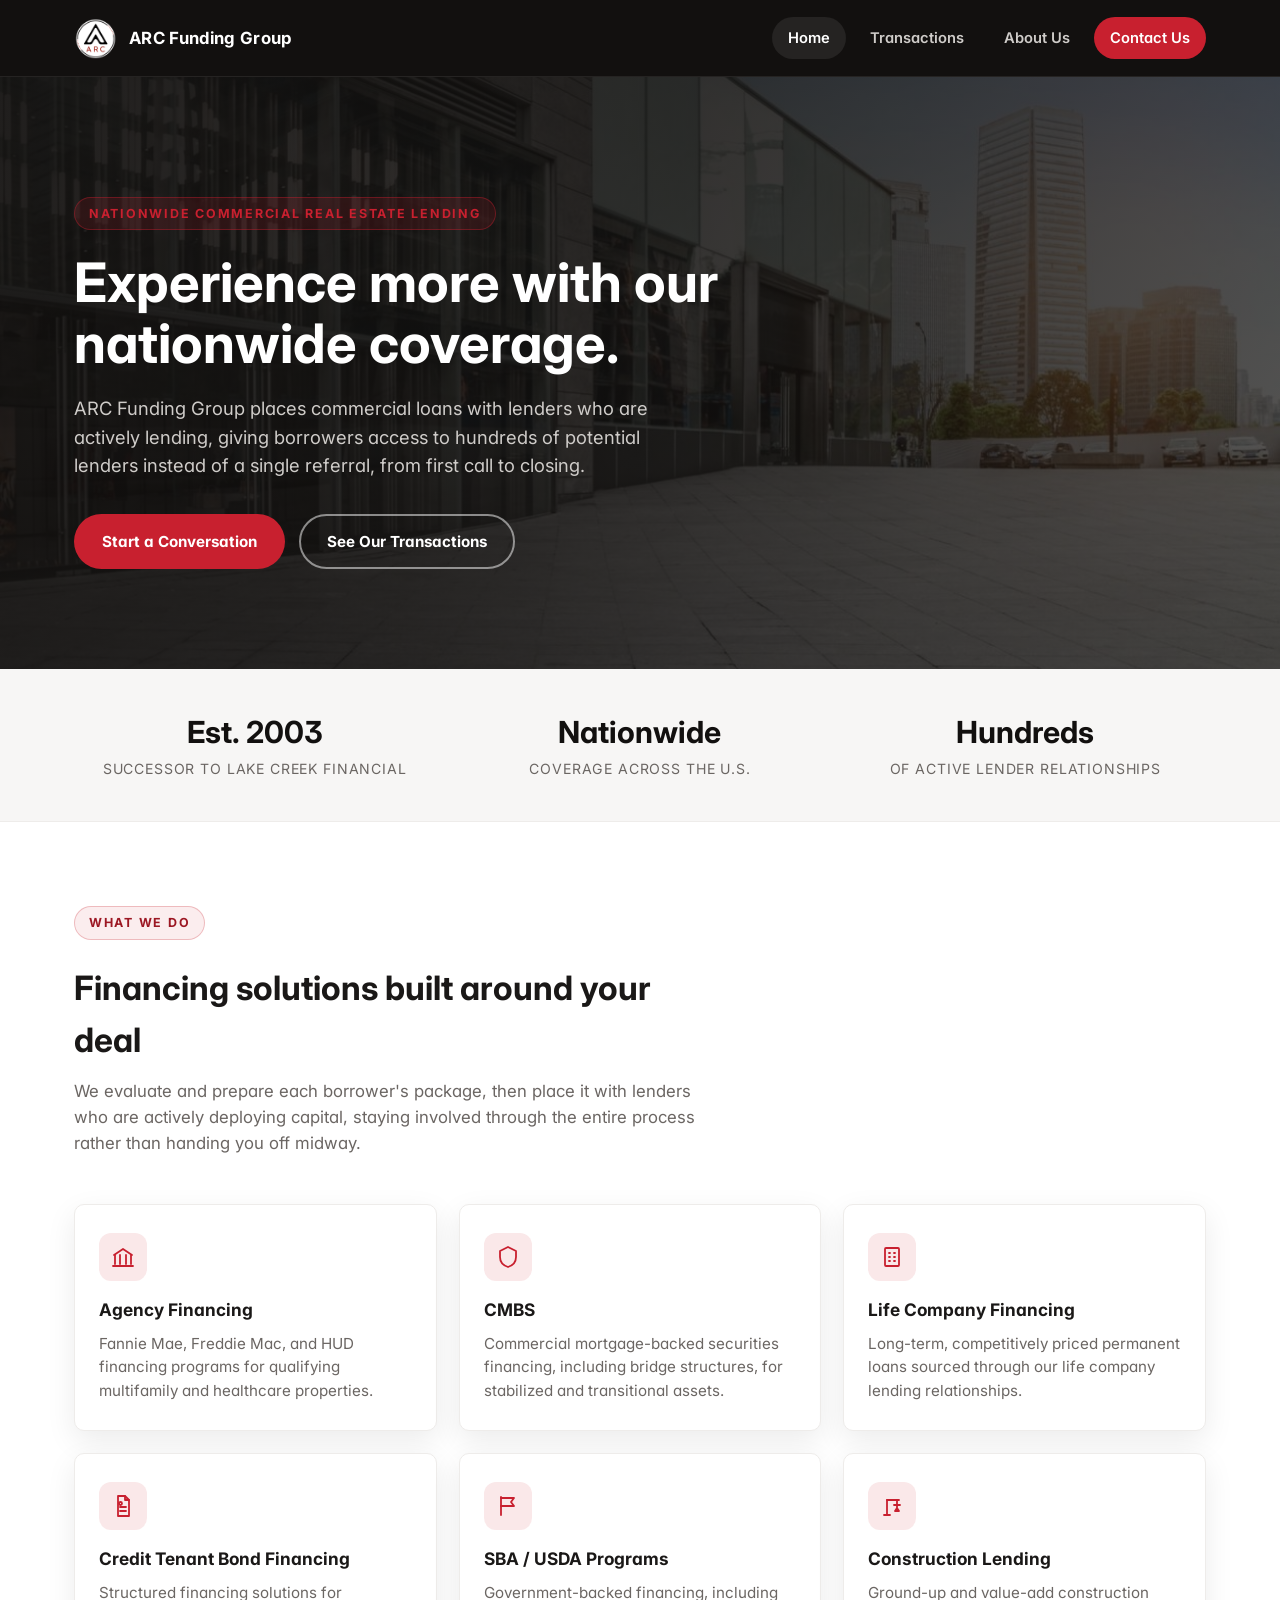
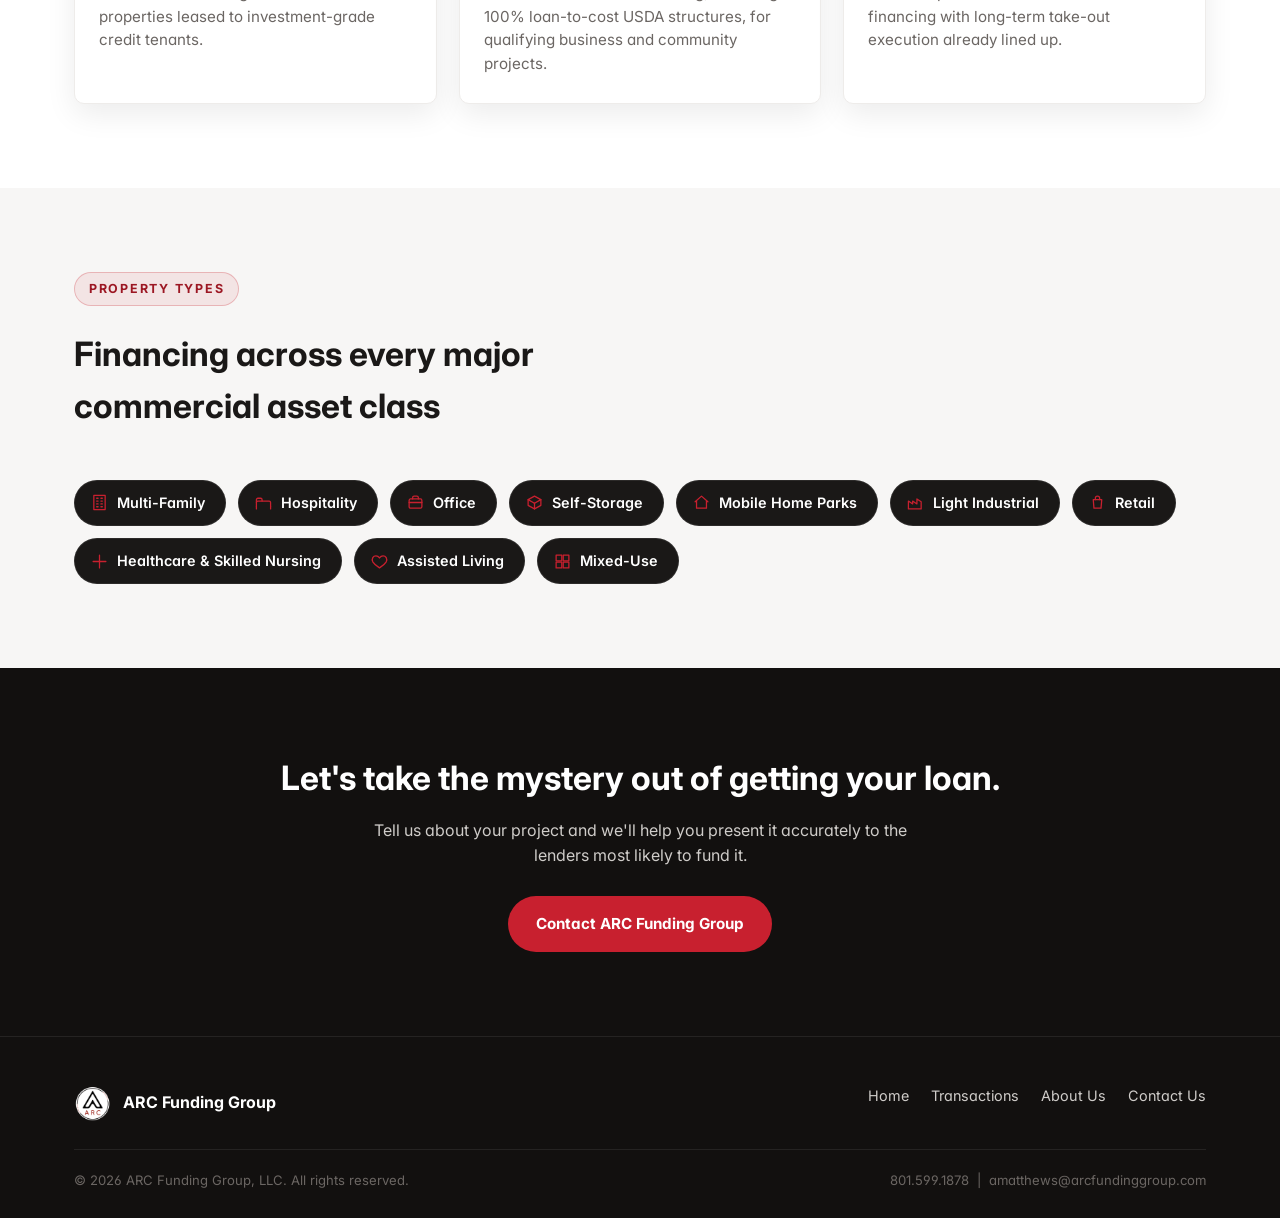
<file: index.html>
<!doctype html>
<html lang="en">
<head>
<meta charset="UTF-8" />
<meta name="viewport" content="width=device-width, initial-scale=1.0" />
<title>ARC Funding Group | Nationwide Commercial Real Estate Lending</title>
<meta name="description" content="ARC Funding Group places commercial real estate loans with active lenders nationwide - agency, CMBS, life company, bridge, construction, and SBA/USDA financing." />
<meta property="og:type" content="website" />
<meta property="og:title" content="ARC Funding Group | Nationwide Commercial Real Estate Lending" />
<meta property="og:description" content="Experience more with our nationwide coverage. ARC Funding Group places commercial loans with lenders who are actively lending." />
<meta property="og:image" content="https://arcfundinggroup.com/assets/images/hero-secondary.jpg" />
<meta property="og:url" content="https://arcfundinggroup.com/" />
<meta name="twitter:card" content="summary_large_image" />
<link rel="icon" href="assets/images/arc-logo-header.png" />
<link rel="preconnect" href="https://fonts.googleapis.com" />
<link rel="preconnect" href="https://fonts.gstatic.com" crossorigin />
<link href="https://fonts.googleapis.com/css2?family=Inter:wght@400;500;600;700;800&display=swap" rel="stylesheet" />
<link rel="stylesheet" href="assets/styles.css" />
</head>
<body>

<header class="site-header">
  <div class="wrap">
    <a class="brand" href="index.html">
      <img src="assets/images/arc-logo-header.png" alt="ARC Funding Group logo" />
      <span>ARC Funding Group</span>
    </a>
    <nav class="main-nav" id="main-nav">
      <a href="index.html" class="active">Home</a>
      <a href="transactions.html">Transactions</a>
      <a href="about.html">About Us</a>
      <a href="contact.html" class="nav-cta">Contact Us</a>
    </nav>
    <button class="menu-toggle" id="menu-toggle" aria-label="Toggle menu">&#9776;</button>
  </div>
</header>

<section class="hero" style="background-image: url('assets/images/hero-secondary.jpg');">
  <div class="wrap">
    <span class="eyebrow">Nationwide Commercial Real Estate Lending</span>
    <h1>Experience more with our nationwide coverage.</h1>
    <p class="lead">ARC Funding Group places commercial loans with lenders who are actively lending, giving borrowers access to hundreds of potential lenders instead of a single referral, from first call to closing.</p>
    <div class="hero-actions">
      <a class="btn btn-primary" href="contact.html">Start a Conversation</a>
      <a class="btn btn-outline" href="transactions.html">See Our Transactions</a>
    </div>
  </div>
</section>

<div class="stats">
  <div class="wrap">
    <div class="stat">
      <b>Est. 2003</b>
      <span>Successor to Lake Creek Financial</span>
    </div>
    <div class="stat">
      <b>Nationwide</b>
      <span>Coverage Across the U.S.</span>
    </div>
    <div class="stat">
      <b>Hundreds</b>
      <span>Of Active Lender Relationships</span>
    </div>
  </div>
</div>

<section>
  <div class="wrap">
    <div class="section-head">
      <span class="eyebrow">What We Do</span>
      <h2>Financing solutions built around your deal</h2>
      <p>We evaluate and prepare each borrower's package, then place it with lenders who are actively deploying capital, staying involved through the entire process rather than handing you off midway.</p>
    </div>
    <div class="grid">
      <div class="card">
        <div class="icon"><svg viewBox="0 0 24 24"><path d="M3 10l9-6 9 6"/><path d="M4 10v9M9 10v9M15 10v9M20 10v9"/><path d="M2 21h20"/></svg></div>
        <h3>Agency Financing</h3>
        <p>Fannie Mae, Freddie Mac, and HUD financing programs for qualifying multifamily and healthcare properties.</p>
      </div>
      <div class="card">
        <div class="icon"><svg viewBox="0 0 24 24"><path d="M12 2l8 4v6c0 5-3.5 8.5-8 10-4.5-1.5-8-5-8-10V6l8-4z"/></svg></div>
        <h3>CMBS</h3>
        <p>Commercial mortgage-backed securities financing, including bridge structures, for stabilized and transitional assets.</p>
      </div>
      <div class="card">
        <div class="icon"><svg viewBox="0 0 24 24"><rect x="5" y="3" width="14" height="18" rx="1"/><path d="M9 8h1M9 12h1M9 16h1M14 8h1M14 12h1M14 16h1"/></svg></div>
        <h3>Life Company Financing</h3>
        <p>Long-term, competitively priced permanent loans sourced through our life company lending relationships.</p>
      </div>
      <div class="card">
        <div class="icon"><svg viewBox="0 0 24 24"><path d="M7 2h7l4 4v16H7z"/><path d="M14 2v4h4"/><path d="M9 13h6M9 17h6"/><circle cx="9.5" cy="9.5" r="1.5"/></svg></div>
        <h3>Credit Tenant Bond Financing</h3>
        <p>Structured financing solutions for properties leased to investment-grade credit tenants.</p>
      </div>
      <div class="card">
        <div class="icon"><svg viewBox="0 0 24 24"><path d="M5 3v18"/><path d="M5 4h13l-3 4 3 4H5"/></svg></div>
        <h3>SBA / USDA Programs</h3>
        <p>Government-backed financing, including 100% loan-to-cost USDA structures, for qualifying business and community projects.</p>
      </div>
      <div class="card">
        <div class="icon"><svg viewBox="0 0 24 24"><path d="M4 21h6"/><path d="M7 21V6"/><path d="M7 6h12"/><path d="M17 6v5"/><path d="M14 11h6"/><path d="M17 11v3l2 3h-4l2-3"/></svg></div>
        <h3>Construction Lending</h3>
        <p>Ground-up and value-add construction financing with long-term take-out execution already lined up.</p>
      </div>
    </div>
  </div>
</section>

<section class="alt-bg">
  <div class="wrap">
    <div class="section-head">
      <span class="eyebrow">Property Types</span>
      <h2>Financing across every major commercial asset class</h2>
    </div>
    <div class="tag-row">
      <span class="tag"><svg viewBox="0 0 24 24"><rect x="4" y="2" width="16" height="20"/><path d="M8 6h2M14 6h2M8 10h2M14 10h2M8 14h2M14 14h2M8 18h2M14 18h2"/></svg>Multi-Family</span>
      <span class="tag"><svg viewBox="0 0 24 24"><path d="M2 18v-6a2 2 0 012-2h16a2 2 0 012 2v6"/><path d="M2 18v3M22 18v3"/><path d="M2 12V8a2 2 0 012-2h4a2 2 0 012 2v2"/></svg>Hospitality</span>
      <span class="tag"><svg viewBox="0 0 24 24"><rect x="3" y="7" width="18" height="13" rx="2"/><path d="M8 7V5a2 2 0 012-2h4a2 2 0 012 2v2"/><path d="M3 12h18"/></svg>Office</span>
      <span class="tag"><svg viewBox="0 0 24 24"><path d="M21 8l-9-5-9 5 9 5 9-5z"/><path d="M3 8v8l9 5 9-5V8"/><path d="M12 13v8"/></svg>Self-Storage</span>
      <span class="tag"><svg viewBox="0 0 24 24"><path d="M3 11l9-8 9 8"/><path d="M5 10v10h14V10"/></svg>Mobile Home Parks</span>
      <span class="tag"><svg viewBox="0 0 24 24"><path d="M2 21V10l6 4v-4l6 4V7l6 4v10z"/></svg>Light Industrial</span>
      <span class="tag"><svg viewBox="0 0 24 24"><path d="M6 8h12l-1 12H7L6 8z"/><path d="M9 8V6a3 3 0 016 0v2"/></svg>Retail</span>
      <span class="tag"><svg viewBox="0 0 24 24"><path d="M12 3v18M3 12h18"/></svg>Healthcare &amp; Skilled Nursing</span>
      <span class="tag"><svg viewBox="0 0 24 24"><path d="M12 21s-7-4.35-9.5-8.5C.5 8 3 4 7 4c2 0 4 1.5 5 3 1-1.5 3-3 5-3 4 0 6.5 4 4.5 8.5C19 16.65 12 21 12 21z"/></svg>Assisted Living</span>
      <span class="tag"><svg viewBox="0 0 24 24"><rect x="3" y="3" width="8" height="8"/><rect x="13" y="3" width="8" height="8"/><rect x="3" y="13" width="8" height="8"/><rect x="13" y="13" width="8" height="8"/></svg>Mixed-Use</span>
    </div>
  </div>
</section>

<section class="cta-band">
  <div class="wrap">
    <h2>Let's take the mystery out of getting your loan.</h2>
    <p>Tell us about your project and we'll help you present it accurately to the lenders most likely to fund it.</p>
    <a class="btn btn-primary" href="contact.html">Contact ARC Funding Group</a>
  </div>
</section>

<footer class="site-footer">
  <div class="wrap">
    <div class="footer-top">
      <div class="footer-brand">
        <img src="assets/images/arc-logo-header.png" alt="ARC Funding Group logo" />
        <span>ARC Funding Group</span>
      </div>
      <nav class="footer-links">
        <a href="index.html">Home</a>
        <a href="transactions.html">Transactions</a>
        <a href="about.html">About Us</a>
        <a href="contact.html">Contact Us</a>
      </nav>
    </div>
    <div class="footer-bottom">
      <span>&copy; 2026 ARC Funding Group, LLC. All rights reserved.</span>
      <span>801.599.1878 &nbsp;|&nbsp; amatthews@arcfundinggroup.com</span>
    </div>
  </div>
</footer>

<script src="assets/main.js"></script>
</body>
</html>
</file>
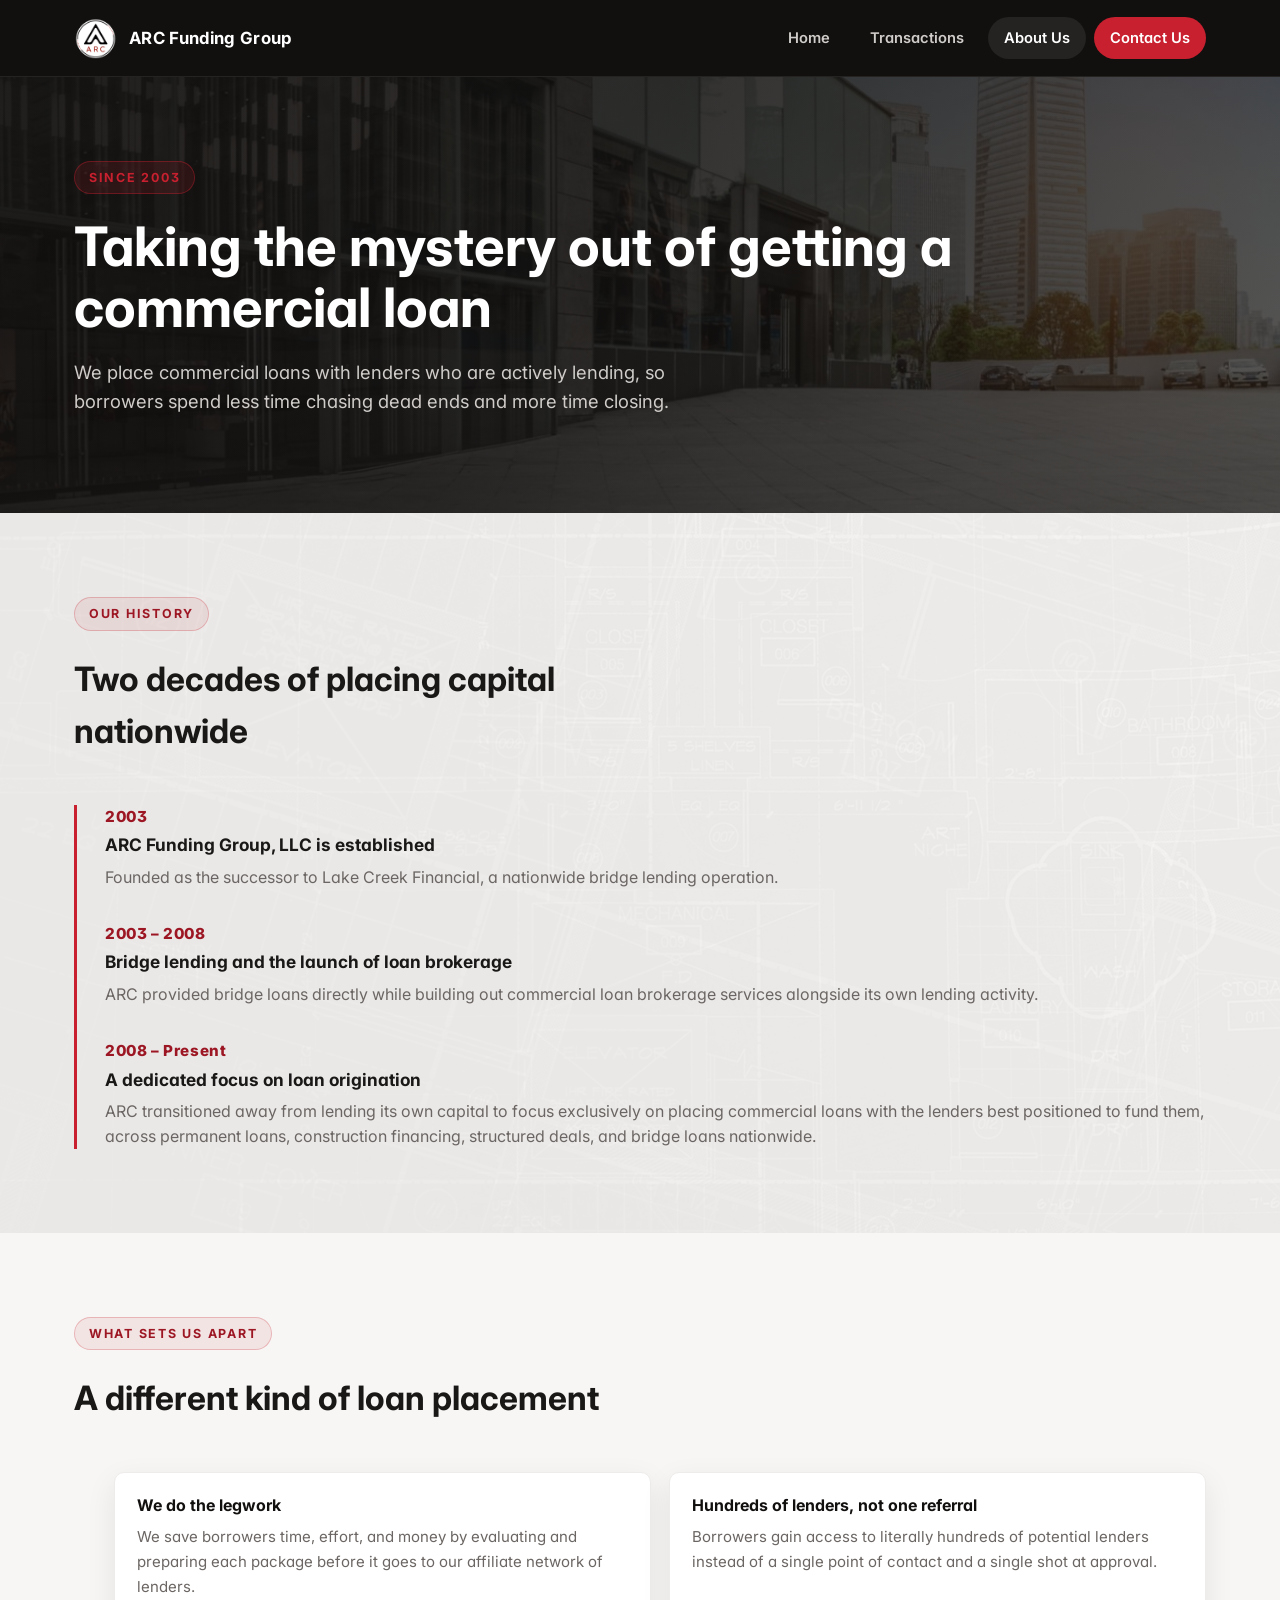
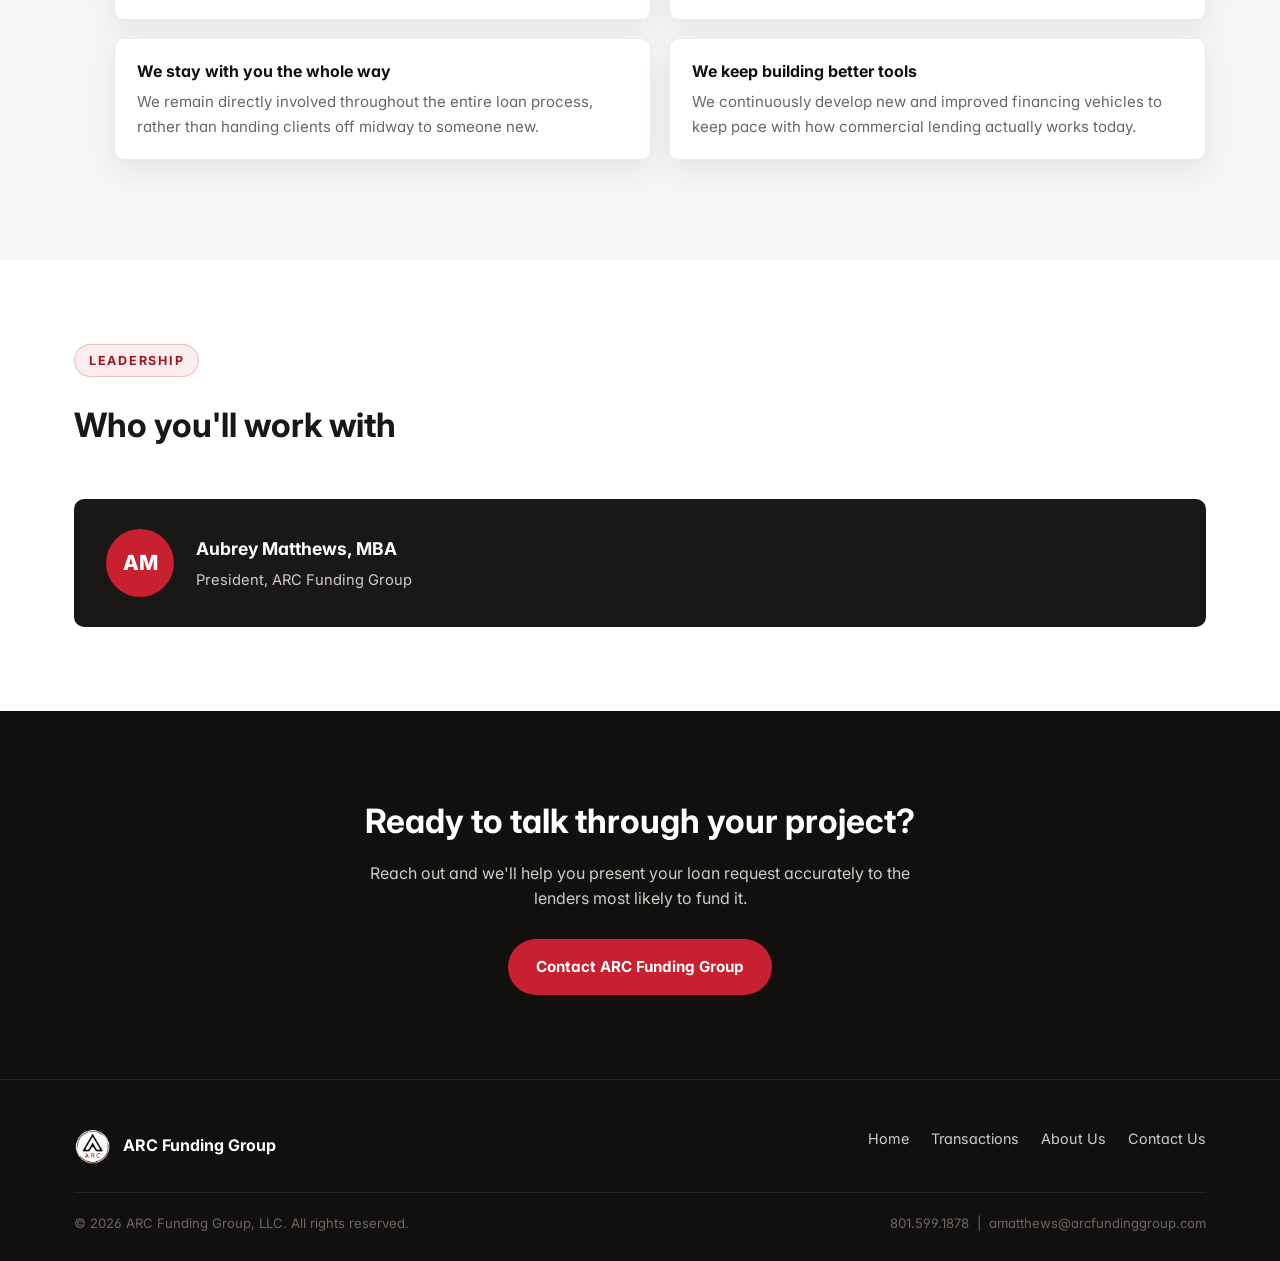
<file: about.html>
<!doctype html>
<html lang="en">
<head>
<meta charset="UTF-8" />
<meta name="viewport" content="width=device-width, initial-scale=1.0" />
<title>About Us | ARC Funding Group</title>
<meta name="description" content="ARC Funding Group, LLC has placed commercial real estate loans nationwide since 2003, successor to Lake Creek Financial." />
<meta property="og:type" content="website" />
<meta property="og:title" content="About Us | ARC Funding Group" />
<meta property="og:description" content="Two decades of placing commercial real estate loans nationwide, since 2003." />
<meta property="og:image" content="https://arcfundinggroup.com/assets/images/hero-secondary.jpg" />
<meta property="og:url" content="https://arcfundinggroup.com/about.html" />
<meta name="twitter:card" content="summary_large_image" />
<link rel="icon" href="assets/images/arc-logo-header.png" />
<link rel="preconnect" href="https://fonts.googleapis.com" />
<link rel="preconnect" href="https://fonts.gstatic.com" crossorigin />
<link href="https://fonts.googleapis.com/css2?family=Inter:wght@400;500;600;700;800&display=swap" rel="stylesheet" />
<link rel="stylesheet" href="assets/styles.css" />
</head>
<body>

<header class="site-header">
  <div class="wrap">
    <a class="brand" href="index.html">
      <img src="assets/images/arc-logo-header.png" alt="ARC Funding Group logo" />
      <span>ARC Funding Group</span>
    </a>
    <nav class="main-nav" id="main-nav">
      <a href="index.html">Home</a>
      <a href="transactions.html">Transactions</a>
      <a href="about.html" class="active">About Us</a>
      <a href="contact.html" class="nav-cta">Contact Us</a>
    </nav>
    <button class="menu-toggle" id="menu-toggle" aria-label="Toggle menu">&#9776;</button>
  </div>
</header>

<section class="hero small-hero" style="background-image: url('assets/images/hero-secondary.jpg');">
  <div class="wrap">
    <span class="eyebrow">Since 2003</span>
    <h1>Taking the mystery out of getting a commercial loan</h1>
    <p class="lead">We place commercial loans with lenders who are actively lending, so borrowers spend less time chasing dead ends and more time closing.</p>
  </div>
</section>

<section class="texture-band">
  <div class="wrap">
    <div class="section-head">
      <span class="eyebrow">Our History</span>
      <h2>Two decades of placing capital nationwide</h2>
    </div>
    <div class="timeline">
      <div class="item">
        <div class="year">2003</div>
        <h4>ARC Funding Group, LLC is established</h4>
        <p>Founded as the successor to Lake Creek Financial, a nationwide bridge lending operation.</p>
      </div>
      <div class="item">
        <div class="year">2003 &ndash; 2008</div>
        <h4>Bridge lending and the launch of loan brokerage</h4>
        <p>ARC provided bridge loans directly while building out commercial loan brokerage services alongside its own lending activity.</p>
      </div>
      <div class="item">
        <div class="year">2008 &ndash; Present</div>
        <h4>A dedicated focus on loan origination</h4>
        <p>ARC transitioned away from lending its own capital to focus exclusively on placing commercial loans with the lenders best positioned to fund them, across permanent loans, construction financing, structured deals, and bridge loans nationwide.</p>
      </div>
    </div>
  </div>
</section>

<section class="alt-bg">
  <div class="wrap">
    <div class="section-head">
      <span class="eyebrow">What Sets Us Apart</span>
      <h2>A different kind of loan placement</h2>
    </div>
    <ul class="value-list">
      <li>
        <strong>We do the legwork</strong>
        <span>We save borrowers time, effort, and money by evaluating and preparing each package before it goes to our affiliate network of lenders.</span>
      </li>
      <li>
        <strong>Hundreds of lenders, not one referral</strong>
        <span>Borrowers gain access to literally hundreds of potential lenders instead of a single point of contact and a single shot at approval.</span>
      </li>
      <li>
        <strong>We stay with you the whole way</strong>
        <span>We remain directly involved throughout the entire loan process, rather than handing clients off midway to someone new.</span>
      </li>
      <li>
        <strong>We keep building better tools</strong>
        <span>We continuously develop new and improved financing vehicles to keep pace with how commercial lending actually works today.</span>
      </li>
    </ul>
  </div>
</section>

<section>
  <div class="wrap">
    <div class="section-head">
      <span class="eyebrow">Leadership</span>
      <h2>Who you'll work with</h2>
    </div>
    <div class="leader-card">
      <div class="avatar">AM</div>
      <div>
        <h4><a class="quiet-link" href="https://www.linkedin.com/in/aubrey-matthews-83b26622/" target="_blank" rel="noopener noreferrer">Aubrey Matthews, MBA</a></h4>
        <span>President, ARC Funding Group</span>
      </div>
    </div>
  </div>
</section>

<section class="cta-band">
  <div class="wrap">
    <h2>Ready to talk through your project?</h2>
    <p>Reach out and we'll help you present your loan request accurately to the lenders most likely to fund it.</p>
    <a class="btn btn-primary" href="contact.html">Contact ARC Funding Group</a>
  </div>
</section>

<footer class="site-footer">
  <div class="wrap">
    <div class="footer-top">
      <div class="footer-brand">
        <img src="assets/images/arc-logo-header.png" alt="ARC Funding Group logo" />
        <span>ARC Funding Group</span>
      </div>
      <nav class="footer-links">
        <a href="index.html">Home</a>
        <a href="transactions.html">Transactions</a>
        <a href="about.html">About Us</a>
        <a href="contact.html">Contact Us</a>
      </nav>
    </div>
    <div class="footer-bottom">
      <span>&copy; 2026 ARC Funding Group, LLC. All rights reserved.</span>
      <span>801.599.1878 &nbsp;|&nbsp; amatthews@arcfundinggroup.com</span>
    </div>
  </div>
</footer>

<script src="assets/main.js"></script>
</body>
</html>
</file>
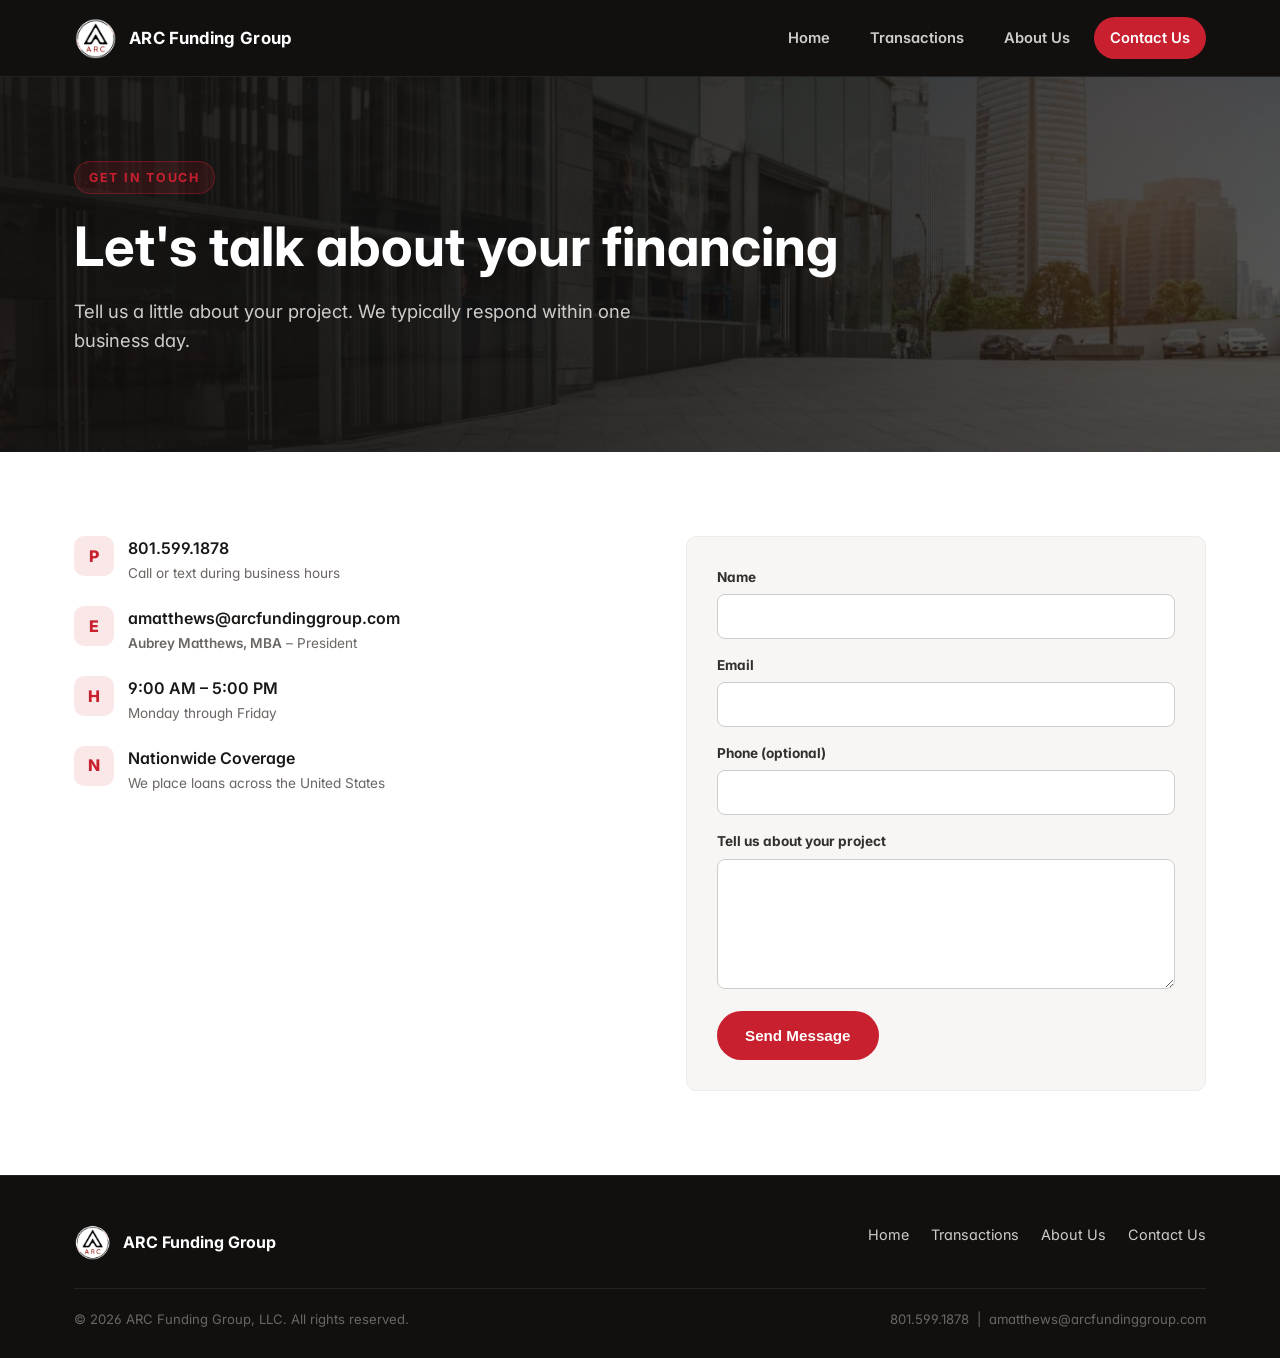
<file: contact.html>
<!doctype html>
<html lang="en">
<head>
<meta charset="UTF-8" />
<meta name="viewport" content="width=device-width, initial-scale=1.0" />
<title>Contact Us | ARC Funding Group</title>
<meta name="description" content="Get in touch with ARC Funding Group about commercial real estate and business financing." />
<meta property="og:type" content="website" />
<meta property="og:title" content="Contact Us | ARC Funding Group" />
<meta property="og:description" content="Get in touch with ARC Funding Group about commercial real estate and business financing." />
<meta property="og:image" content="https://arcfundinggroup.com/assets/images/hero-secondary.jpg" />
<meta property="og:url" content="https://arcfundinggroup.com/contact.html" />
<meta name="twitter:card" content="summary_large_image" />
<link rel="icon" href="assets/images/arc-logo-header.png" />
<link rel="preconnect" href="https://fonts.googleapis.com" />
<link rel="preconnect" href="https://fonts.gstatic.com" crossorigin />
<link href="https://fonts.googleapis.com/css2?family=Inter:wght@400;500;600;700;800&display=swap" rel="stylesheet" />
<link rel="stylesheet" href="assets/styles.css" />
</head>
<body>

<header class="site-header">
  <div class="wrap">
    <a class="brand" href="index.html">
      <img src="assets/images/arc-logo-header.png" alt="ARC Funding Group logo" />
      <span>ARC Funding Group</span>
    </a>
    <nav class="main-nav" id="main-nav">
      <a href="index.html">Home</a>
      <a href="transactions.html">Transactions</a>
      <a href="about.html">About Us</a>
      <a href="contact.html" class="nav-cta active">Contact Us</a>
    </nav>
    <button class="menu-toggle" id="menu-toggle" aria-label="Toggle menu">&#9776;</button>
  </div>
</header>

<section class="hero small-hero" style="background-image: url('assets/images/hero-secondary.jpg');">
  <div class="wrap">
    <span class="eyebrow">Get In Touch</span>
    <h1>Let's talk about your financing</h1>
    <p class="lead">Tell us a little about your project. We typically respond within one business day.</p>
  </div>
</section>

<section>
  <div class="wrap">
    <div class="contact-grid">

      <div class="contact-info">
        <div class="row">
          <div class="icon">P</div>
          <div>
            <a href="tel:8015991878">801.599.1878</a>
            <small>Call or text during business hours</small>
          </div>
        </div>
        <div class="row">
          <div class="icon">E</div>
          <div>
            <a href="mailto:amatthews@arcfundinggroup.com">amatthews@arcfundinggroup.com</a>
            <small><a class="quiet-link" href="https://www.linkedin.com/in/aubrey-matthews-83b26622/" target="_blank" rel="noopener noreferrer">Aubrey Matthews, MBA</a> &ndash; President</small>
          </div>
        </div>
        <div class="row">
          <div class="icon">H</div>
          <div>
            <div>9:00 AM &ndash; 5:00 PM</div>
            <small>Monday through Friday</small>
          </div>
        </div>
        <div class="row">
          <div class="icon">N</div>
          <div>
            <div>Nationwide Coverage</div>
            <small>We place loans across the United States</small>
          </div>
        </div>
      </div>

      <!--
        This form posts to Formspree (https://formspree.io), a free service
        that emails form submissions to you without needing a server -
        required since GitHub Pages only hosts static files.
        Configured 2026-09-22: submissions deliver to
        amatthews@arcfundinggroup.com via Formspree form xnpndpzl.
      -->
      <form class="contact-form" action="https://formspree.io/f/xnpndpzl" method="POST">
        <div>
          <label for="name">Name</label>
          <input type="text" id="name" name="name" required />
        </div>
        <div>
          <label for="email">Email</label>
          <input type="email" id="email" name="email" required />
        </div>
        <div>
          <label for="phone">Phone (optional)</label>
          <input type="tel" id="phone" name="phone" />
        </div>
        <div>
          <label for="message">Tell us about your project</label>
          <textarea id="message" name="message" required></textarea>
        </div>
        <button type="submit" class="btn btn-primary">Send Message</button>
      </form>

    </div>
  </div>
</section>

<footer class="site-footer">
  <div class="wrap">
    <div class="footer-top">
      <div class="footer-brand">
        <img src="assets/images/arc-logo-header.png" alt="ARC Funding Group logo" />
        <span>ARC Funding Group</span>
      </div>
      <nav class="footer-links">
        <a href="index.html">Home</a>
        <a href="transactions.html">Transactions</a>
        <a href="about.html">About Us</a>
        <a href="contact.html">Contact Us</a>
      </nav>
    </div>
    <div class="footer-bottom">
      <span>&copy; 2026 ARC Funding Group, LLC. All rights reserved.</span>
      <span>801.599.1878 &nbsp;|&nbsp; amatthews@arcfundinggroup.com</span>
    </div>
  </div>
</footer>

<script src="assets/main.js"></script>
</body>
</html>
</file>
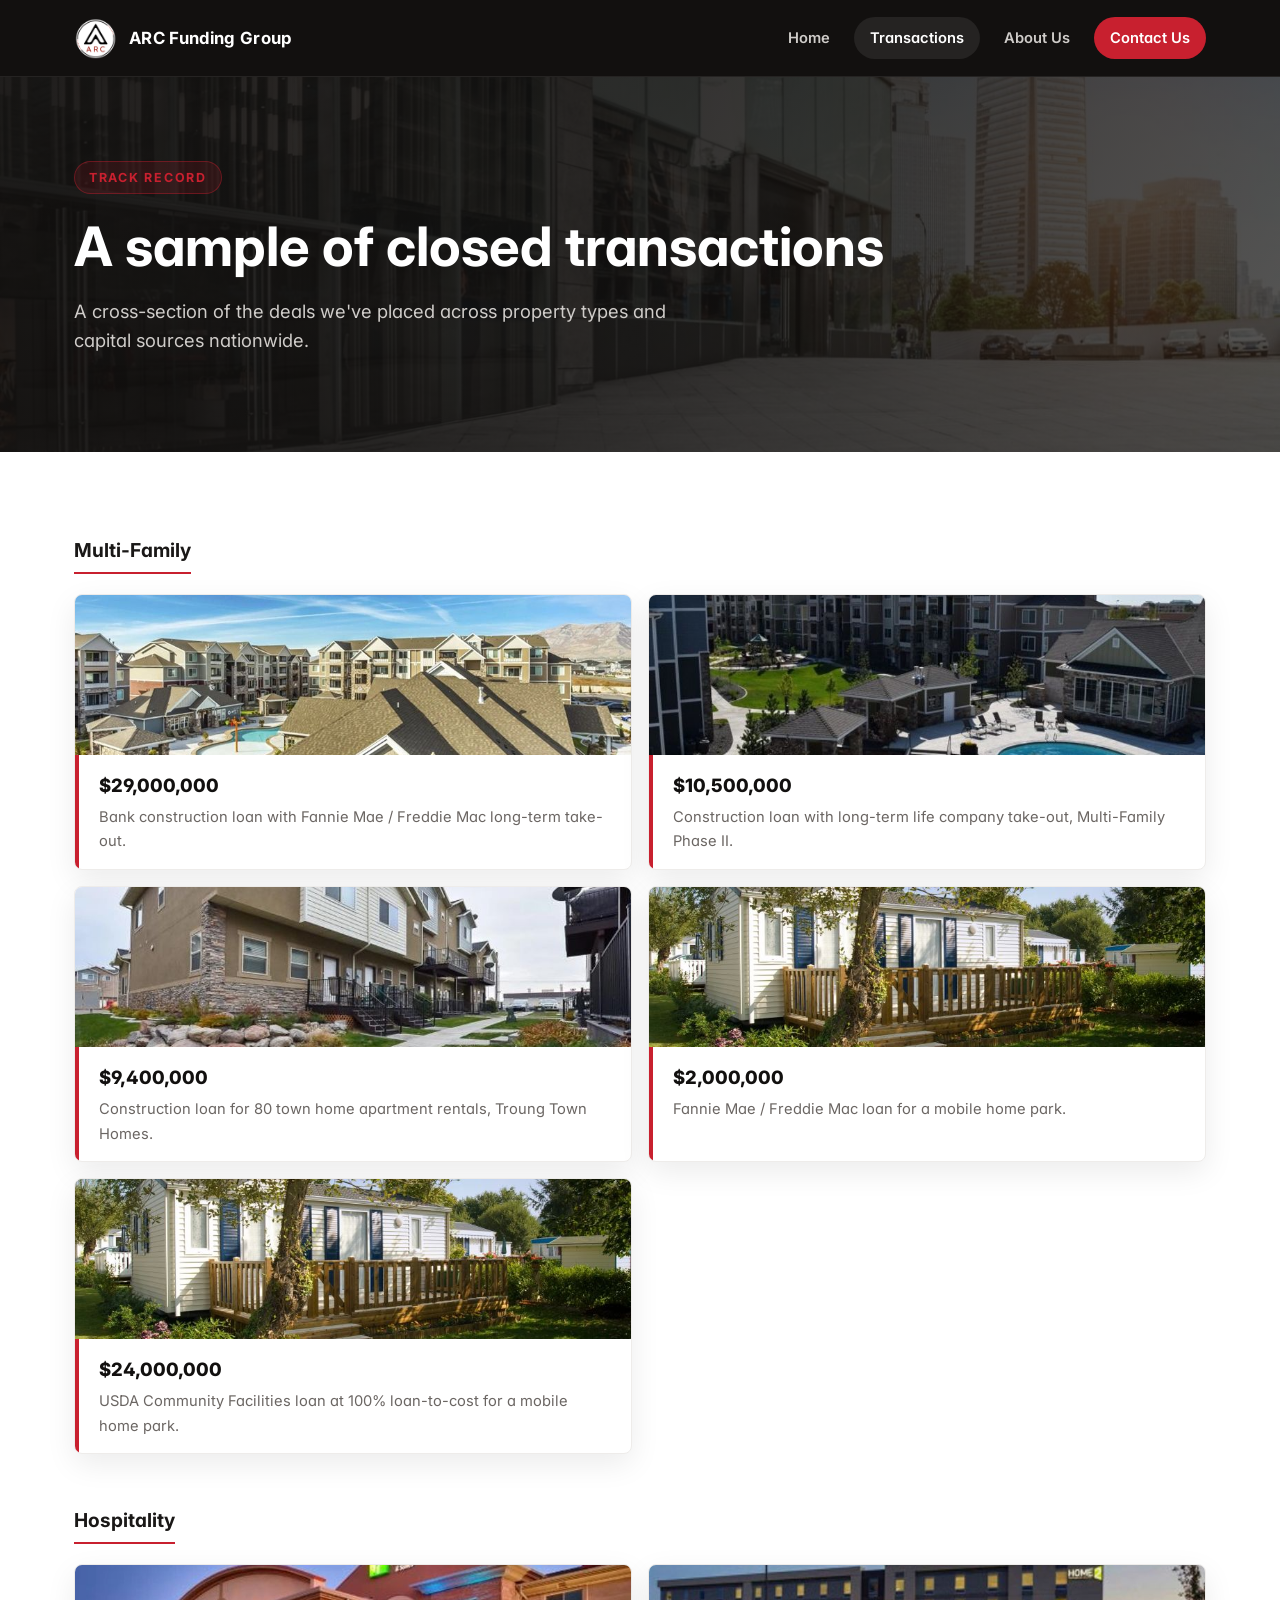
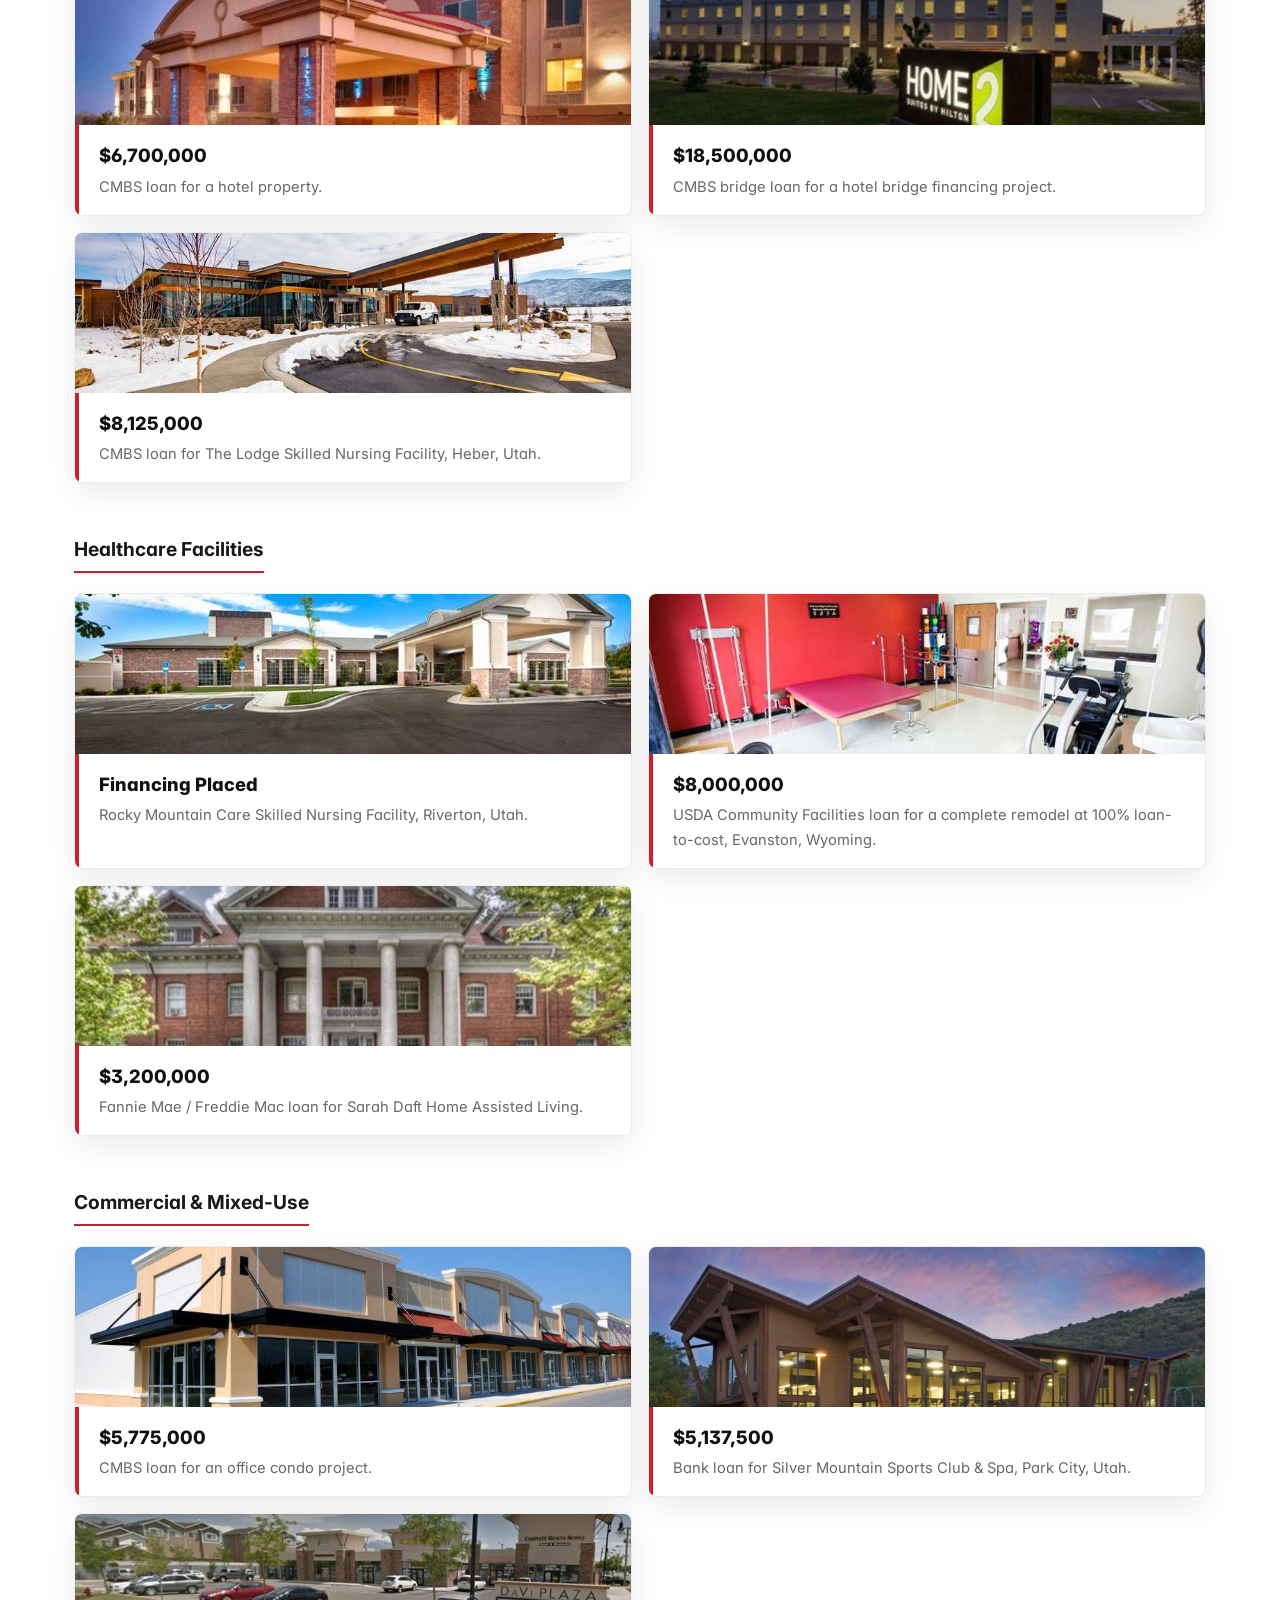
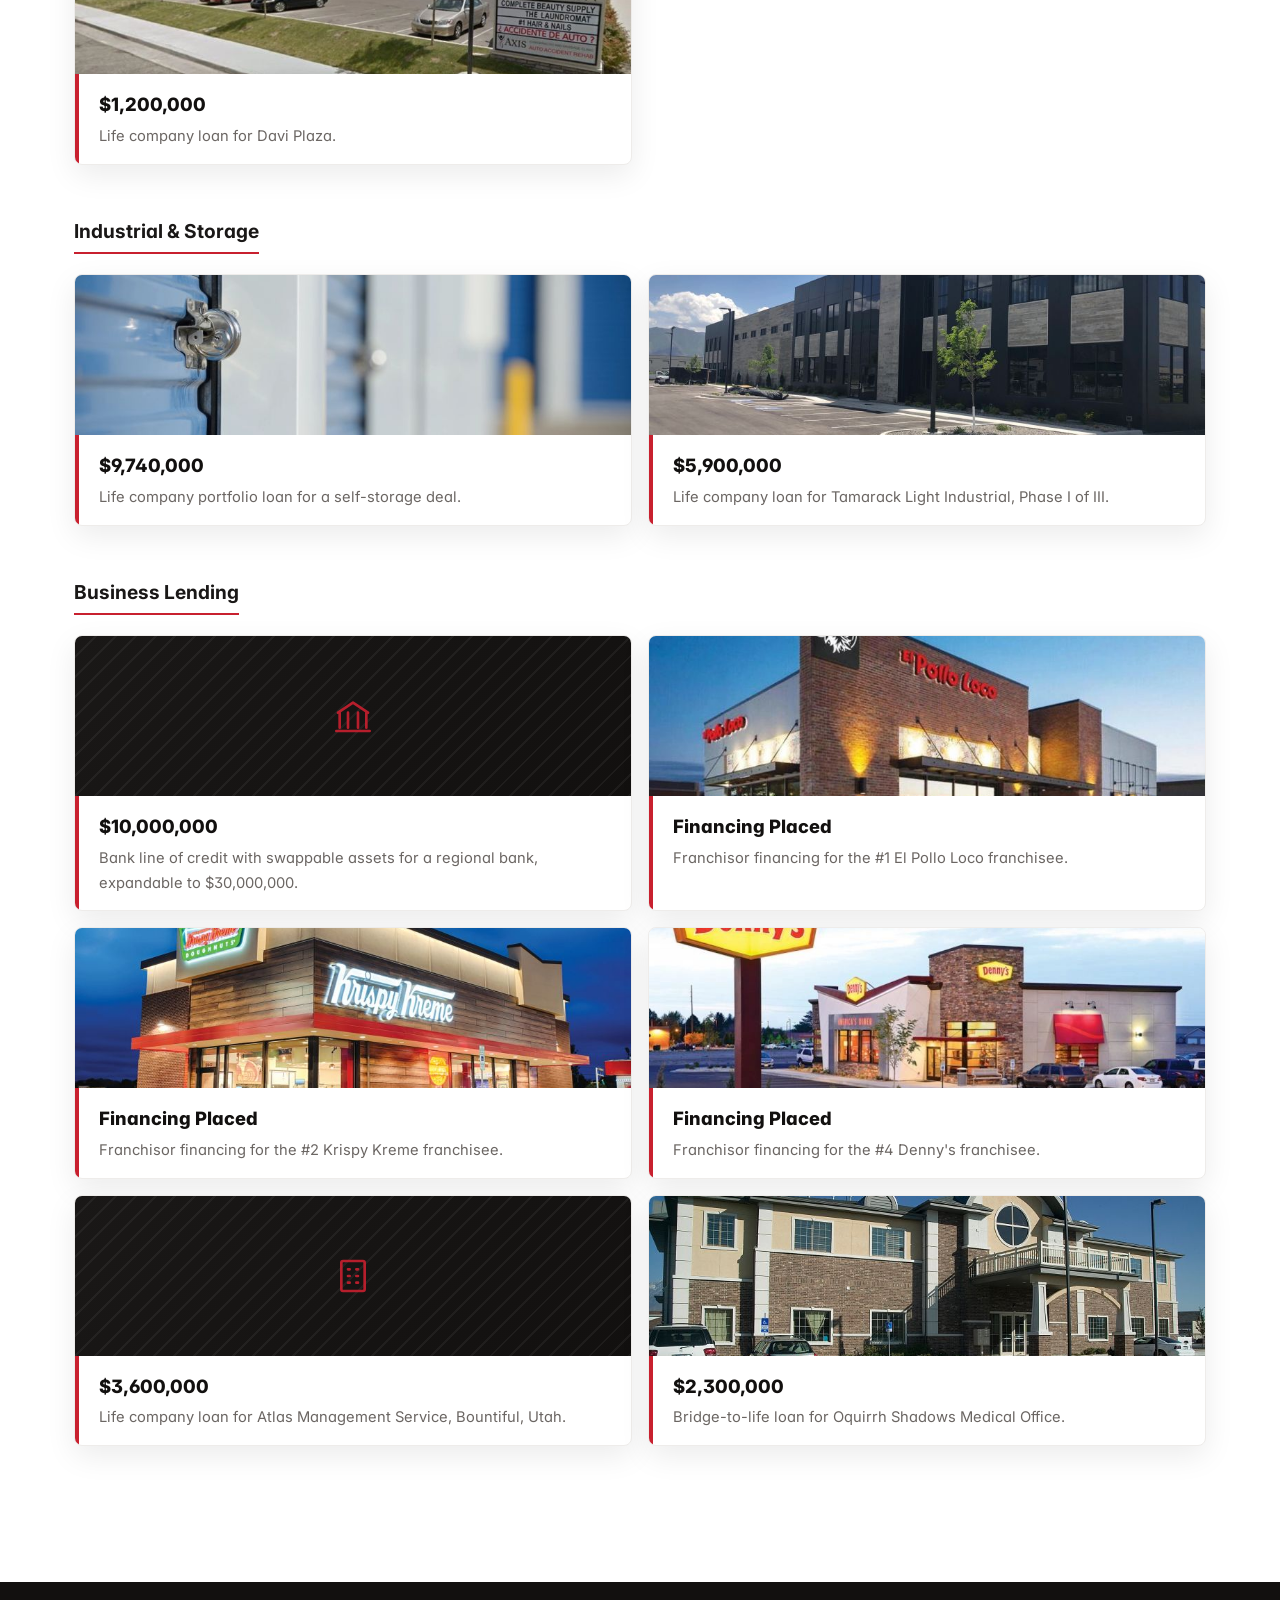
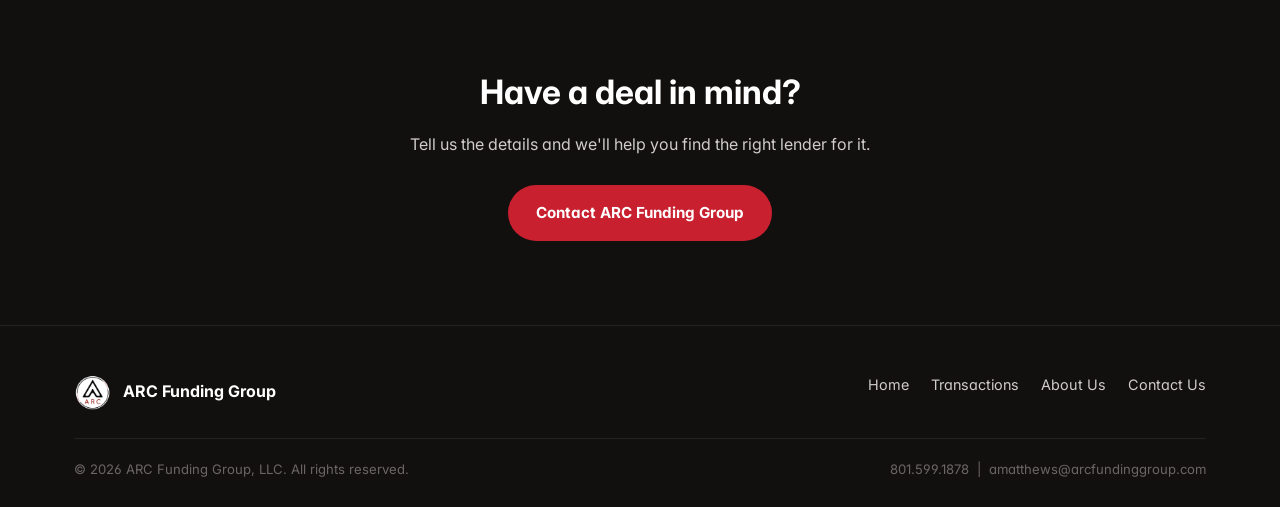
<file: transactions.html>
<!doctype html>
<html lang="en">
<head>
<meta charset="UTF-8" />
<meta name="viewport" content="width=device-width, initial-scale=1.0" />
<title>Transactions | ARC Funding Group</title>
<meta name="description" content="A sample of ARC Funding Group's closed commercial real estate and business financing transactions nationwide." />
<meta property="og:type" content="website" />
<meta property="og:title" content="Transactions | ARC Funding Group" />
<meta property="og:description" content="A sample of ARC Funding Group's closed commercial real estate and business financing transactions nationwide." />
<meta property="og:image" content="https://arcfundinggroup.com/assets/images/hero-secondary.jpg" />
<meta property="og:url" content="https://arcfundinggroup.com/transactions.html" />
<meta name="twitter:card" content="summary_large_image" />
<link rel="icon" href="assets/images/arc-logo-header.png" />
<link rel="preconnect" href="https://fonts.googleapis.com" />
<link rel="preconnect" href="https://fonts.gstatic.com" crossorigin />
<link href="https://fonts.googleapis.com/css2?family=Inter:wght@400;500;600;700;800&display=swap" rel="stylesheet" />
<link rel="stylesheet" href="assets/styles.css" />
</head>
<body>

<header class="site-header">
  <div class="wrap">
    <a class="brand" href="index.html">
      <img src="assets/images/arc-logo-header.png" alt="ARC Funding Group logo" />
      <span>ARC Funding Group</span>
    </a>
    <nav class="main-nav" id="main-nav">
      <a href="index.html">Home</a>
      <a href="transactions.html" class="active">Transactions</a>
      <a href="about.html">About Us</a>
      <a href="contact.html" class="nav-cta">Contact Us</a>
    </nav>
    <button class="menu-toggle" id="menu-toggle" aria-label="Toggle menu">&#9776;</button>
  </div>
</header>

<section class="hero small-hero" style="background-image: url('assets/images/hero-secondary.jpg');">
  <div class="wrap">
    <span class="eyebrow">Track Record</span>
    <h1>A sample of closed transactions</h1>
    <p class="lead">A cross-section of the deals we've placed across property types and capital sources nationwide.</p>
  </div>
</section>

<section>
  <div class="wrap">

    <div class="deal-category">
      <h3>Multi-Family</h3>
      <div class="deal-list">
        <div class="deal">
          <img class="deal-photo" src="assets/images/apartment-construction.jpg" alt="Apartment complex under construction" />
          <div class="deal-body">
            <span class="amount">$29,000,000</span>
            <span class="detail">Bank construction loan with Fannie Mae / Freddie Mac long-term take-out.</span>
          </div>
        </div>
        <div class="deal">
          <img class="deal-photo" src="assets/images/multi-family-phase-2.jpg" alt="Multi-Family Phase II property" />
          <div class="deal-body">
            <span class="amount">$10,500,000</span>
            <span class="detail">Construction loan with long-term life company take-out, Multi-Family Phase II.</span>
          </div>
        </div>
        <div class="deal">
          <img class="deal-photo" src="assets/images/townhomes.jpg" alt="Troung Town Homes apartment rentals" />
          <div class="deal-body">
            <span class="amount">$9,400,000</span>
            <span class="detail">Construction loan for 80 town home apartment rentals, Troung Town Homes.</span>
          </div>
        </div>
        <div class="deal">
          <img class="deal-photo" src="assets/images/stock-44154.jpg" alt="Mobile home park" />
          <div class="deal-body">
            <span class="amount">$2,000,000</span>
            <span class="detail">Fannie Mae / Freddie Mac loan for a mobile home park.</span>
          </div>
        </div>
        <div class="deal">
          <img class="deal-photo" src="assets/images/stock-44154.jpg" alt="Mobile home park" />
          <div class="deal-body">
            <span class="amount">$24,000,000</span>
            <span class="detail">USDA Community Facilities loan at 100% loan-to-cost for a mobile home park.</span>
          </div>
        </div>
      </div>
    </div>

    <div class="deal-category">
      <h3>Hospitality</h3>
      <div class="deal-list">
        <div class="deal">
          <img class="deal-photo" src="assets/images/hotel.jpg" alt="Hotel property" />
          <div class="deal-body">
            <span class="amount">$6,700,000</span>
            <span class="detail">CMBS loan for a hotel property.</span>
          </div>
        </div>
        <div class="deal">
          <img class="deal-photo" src="assets/images/hotel-lehi.jpg" alt="Hotel bridge financing project" />
          <div class="deal-body">
            <span class="amount">$18,500,000</span>
            <span class="detail">CMBS bridge loan for a hotel bridge financing project.</span>
          </div>
        </div>
        <div class="deal">
          <img class="deal-photo" src="assets/images/the-lodge.jpg" alt="The Lodge Skilled Nursing Facility" />
          <div class="deal-body">
            <span class="amount">$8,125,000</span>
            <span class="detail">CMBS loan for The Lodge Skilled Nursing Facility, Heber, Utah.</span>
          </div>
        </div>
      </div>
    </div>

    <div class="deal-category">
      <h3>Healthcare Facilities</h3>
      <div class="deal-list">
        <div class="deal">
          <img class="deal-photo" src="assets/images/riverton.jpg" alt="Rocky Mountain Care Skilled Nursing Facility" />
          <div class="deal-body">
            <span class="amount">Financing Placed</span>
            <span class="detail">Rocky Mountain Care Skilled Nursing Facility, Riverton, Utah.</span>
          </div>
        </div>
        <div class="deal">
          <img class="deal-photo" src="assets/images/evanston.jpg" alt="Evanston, Wyoming facility remodel" />
          <div class="deal-body">
            <span class="amount">$8,000,000</span>
            <span class="detail">USDA Community Facilities loan for a complete remodel at 100% loan-to-cost, Evanston, Wyoming.</span>
          </div>
        </div>
        <div class="deal">
          <img class="deal-photo" src="assets/images/sarah-daft.jpg" alt="Sarah Daft Home Assisted Living" />
          <div class="deal-body">
            <span class="amount">$3,200,000</span>
            <span class="detail">Fannie Mae / Freddie Mac loan for Sarah Daft Home Assisted Living.</span>
          </div>
        </div>
      </div>
    </div>

    <div class="deal-category">
      <h3>Commercial &amp; Mixed-Use</h3>
      <div class="deal-list">
        <div class="deal">
          <img class="deal-photo" src="assets/images/stock-wpwjdp.jpg" alt="Office condo project" />
          <div class="deal-body">
            <span class="amount">$5,775,000</span>
            <span class="detail">CMBS loan for an office condo project.</span>
          </div>
        </div>
        <div class="deal">
          <img class="deal-photo" src="assets/images/silver-mountain.jpg" alt="Silver Mountain Sports Club and Spa" />
          <div class="deal-body">
            <span class="amount">$5,137,500</span>
            <span class="detail">Bank loan for Silver Mountain Sports Club &amp; Spa, Park City, Utah.</span>
          </div>
        </div>
        <div class="deal">
          <img class="deal-photo" src="assets/images/davi-plaza.jpg" alt="Davi Plaza" />
          <div class="deal-body">
            <span class="amount">$1,200,000</span>
            <span class="detail">Life company loan for Davi Plaza.</span>
          </div>
        </div>
      </div>
    </div>

    <div class="deal-category">
      <h3>Industrial &amp; Storage</h3>
      <div class="deal-list">
        <div class="deal">
          <img class="deal-photo" src="assets/images/stock-336.jpg" alt="Self-storage facility" />
          <div class="deal-body">
            <span class="amount">$9,740,000</span>
            <span class="detail">Life company portfolio loan for a self-storage deal.</span>
          </div>
        </div>
        <div class="deal">
          <img class="deal-photo" src="assets/images/tamarack.jpg" alt="Tamarack Light Industrial" />
          <div class="deal-body">
            <span class="amount">$5,900,000</span>
            <span class="detail">Life company loan for Tamarack Light Industrial, Phase I of III.</span>
          </div>
        </div>
      </div>
    </div>

    <div class="deal-category">
      <h3>Business Lending</h3>
      <div class="deal-list">
        <div class="deal no-photo">
          <div class="deal-photo-placeholder">
            <svg viewBox="0 0 24 24"><path d="M3 10l9-6 9 6"/><path d="M4 10v9M9 10v9M15 10v9M20 10v9"/><path d="M2 21h20"/></svg>
          </div>
          <div class="deal-body">
            <span class="amount">$10,000,000</span>
            <span class="detail">Bank line of credit with swappable assets for a regional bank, expandable to $30,000,000.</span>
          </div>
        </div>
        <div class="deal">
          <img class="deal-photo" src="assets/images/el-pollo.jpg" alt="El Pollo Loco franchise location" />
          <div class="deal-body">
            <span class="amount">Financing Placed</span>
            <span class="detail">Franchisor financing for the #1 El Pollo Loco franchisee.</span>
          </div>
        </div>
        <div class="deal">
          <img class="deal-photo" src="assets/images/krispy-kreme.jpg" alt="Krispy Kreme franchise location" />
          <div class="deal-body">
            <span class="amount">Financing Placed</span>
            <span class="detail">Franchisor financing for the #2 Krispy Kreme franchisee.</span>
          </div>
        </div>
        <div class="deal">
          <img class="deal-photo" src="assets/images/dennys.jpg" alt="Denny's franchise location" />
          <div class="deal-body">
            <span class="amount">Financing Placed</span>
            <span class="detail">Franchisor financing for the #4 Denny's franchisee.</span>
          </div>
        </div>
        <div class="deal no-photo">
          <div class="deal-photo-placeholder">
            <svg viewBox="0 0 24 24"><rect x="5" y="3" width="14" height="18" rx="1"/><path d="M9 8h1M9 12h1M9 16h1M14 8h1M14 12h1M14 16h1"/></svg>
          </div>
          <div class="deal-body">
            <span class="amount">$3,600,000</span>
            <span class="detail">Life company loan for Atlas Management Service, Bountiful, Utah.</span>
          </div>
        </div>
        <div class="deal">
          <img class="deal-photo" src="assets/images/oquirrh-shadows.jpg" alt="Oquirrh Shadows Medical Office" />
          <div class="deal-body">
            <span class="amount">$2,300,000</span>
            <span class="detail">Bridge-to-life loan for Oquirrh Shadows Medical Office.</span>
          </div>
        </div>
      </div>
    </div>

  </div>
</section>

<section class="cta-band">
  <div class="wrap">
    <h2>Have a deal in mind?</h2>
    <p>Tell us the details and we'll help you find the right lender for it.</p>
    <a class="btn btn-primary" href="contact.html">Contact ARC Funding Group</a>
  </div>
</section>

<footer class="site-footer">
  <div class="wrap">
    <div class="footer-top">
      <div class="footer-brand">
        <img src="assets/images/arc-logo-header.png" alt="ARC Funding Group logo" />
        <span>ARC Funding Group</span>
      </div>
      <nav class="footer-links">
        <a href="index.html">Home</a>
        <a href="transactions.html">Transactions</a>
        <a href="about.html">About Us</a>
        <a href="contact.html">Contact Us</a>
      </nav>
    </div>
    <div class="footer-bottom">
      <span>&copy; 2026 ARC Funding Group, LLC. All rights reserved.</span>
      <span>801.599.1878 &nbsp;|&nbsp; amatthews@arcfundinggroup.com</span>
    </div>
  </div>
</footer>

<script src="assets/main.js"></script>
</body>
</html>
</file>
<file: assets/styles.css>
/* ARC Funding Group - shared stylesheet */

:root {
  --black: #12100f;
  --near-black: #1a1817;
  --red: #c8202f;
  --red-dark: #9c1723;
  --white: #ffffff;
  --off-white: #f7f6f5;
  --gray-100: #eeecea;
  --gray-300: #cfccc9;
  --gray-600: #6b6663;
  --gray-800: #322f2d;
  --radius: 10px;
  --max-width: 1180px;
  --shadow: 0 10px 30px rgba(18, 16, 15, 0.08);
}

* {
  box-sizing: border-box;
}

html {
  scroll-behavior: smooth;
}

body {
  margin: 0;
  font-family: "Inter", -apple-system, BlinkMacSystemFont, "Segoe UI", Roboto, Helvetica, Arial, sans-serif;
  color: var(--near-black);
  background: var(--white);
  line-height: 1.55;
  font-feature-settings: "cv11", "ss01";
  -webkit-font-smoothing: antialiased;
}

img {
  max-width: 100%;
  display: block;
}

a {
  color: inherit;
  text-decoration: none;
}

.wrap {
  max-width: var(--max-width);
  margin: 0 auto;
  padding: 0 24px;
}

/* ---------- Header ---------- */

.site-header {
  position: sticky;
  top: 0;
  z-index: 50;
  background: var(--black);
  border-bottom: 1px solid rgba(255, 255, 255, 0.08);
}

.site-header .wrap {
  display: flex;
  align-items: center;
  justify-content: space-between;
  height: 76px;
}

.brand {
  display: flex;
  align-items: center;
  gap: 12px;
}

.brand img {
  height: 42px;
  width: auto;
}

.brand span {
  color: var(--white);
  font-weight: 700;
  font-size: 1.05rem;
  letter-spacing: 0.02em;
}

.main-nav {
  display: flex;
  gap: 8px;
}

.main-nav a {
  color: var(--gray-300);
  font-weight: 600;
  font-size: 0.92rem;
  padding: 10px 16px;
  border-radius: 999px;
  transition: background 0.15s ease, color 0.15s ease;
}

.main-nav a:hover,
.main-nav a.active {
  color: var(--white);
  background: rgba(255, 255, 255, 0.08);
}

.nav-cta {
  background: var(--red) !important;
  color: var(--white) !important;
}

.nav-cta:hover {
  background: var(--red-dark) !important;
}

.menu-toggle {
  display: none;
  background: none;
  border: none;
  color: var(--white);
  font-size: 1.6rem;
  cursor: pointer;
}

@media (max-width: 820px) {
  .main-nav {
    position: fixed;
    inset: 76px 0 0 0;
    background: var(--black);
    flex-direction: column;
    padding: 20px 24px;
    gap: 4px;
    transform: translateY(-8px);
    opacity: 0;
    pointer-events: none;
    transition: opacity 0.15s ease, transform 0.15s ease;
  }
  .main-nav.open {
    opacity: 1;
    transform: translateY(0);
    pointer-events: auto;
  }
  .main-nav a {
    padding: 14px 12px;
    border-radius: 8px;
  }
  .menu-toggle {
    display: block;
  }
}

/* ---------- Hero ---------- */

.hero {
  position: relative;
  color: var(--white);
  background-size: cover;
  background-position: center;
  padding: 120px 0 100px;
  overflow: hidden;
}

.hero::before {
  content: "";
  position: absolute;
  inset: 0;
  background: linear-gradient(120deg, rgba(18, 16, 15, 0.94) 0%, rgba(18, 16, 15, 0.86) 45%, rgba(18, 16, 15, 0.7) 100%);
}

/* Subtle full-bleed texture band, used behind the About page timeline -
   a quieter home for the blueprint image than a text-bearing hero. */
.texture-band {
  position: relative;
  background-image: url("images/hero-home.jpg");
  background-size: cover;
  background-position: center;
}

.texture-band::before {
  content: "";
  position: absolute;
  inset: 0;
  background: rgba(247, 246, 245, 0.94);
}

.texture-band > .wrap {
  position: relative;
  z-index: 2;
}

.hero .wrap {
  position: relative;
  z-index: 2;
}

.eyebrow {
  display: inline-block;
  text-transform: uppercase;
  letter-spacing: 0.14em;
  font-size: 0.78rem;
  font-weight: 700;
  color: var(--red);
  background: rgba(200, 32, 47, 0.14);
  border: 1px solid rgba(200, 32, 47, 0.4);
  padding: 6px 14px;
  border-radius: 999px;
  margin-bottom: 22px;
}

.hero h1 {
  font-size: clamp(2.1rem, 4.6vw, 3.4rem);
  line-height: 1.12;
  margin: 0 0 20px;
  max-width: 780px;
}

.hero p.lead {
  font-size: 1.15rem;
  color: var(--gray-300);
  max-width: 620px;
  margin: 0 0 34px;
}

.hero-actions {
  display: flex;
  gap: 14px;
  flex-wrap: wrap;
}

.small-hero {
  padding: 84px 0 64px;
}

.small-hero h1 {
  max-width: 100%;
}

/* ---------- Buttons ---------- */

.btn {
  display: inline-flex;
  align-items: center;
  gap: 8px;
  font-weight: 700;
  font-size: 0.95rem;
  padding: 14px 26px;
  border-radius: 999px;
  border: 2px solid transparent;
  cursor: pointer;
  transition: transform 0.12s ease, background 0.15s ease, border-color 0.15s ease, color 0.15s ease;
}

.btn:hover {
  transform: translateY(-1px);
}

.btn-primary {
  background: var(--red);
  color: var(--white);
}

.btn-primary:hover {
  background: var(--red-dark);
}

.btn-outline {
  border-color: rgba(255, 255, 255, 0.5);
  color: var(--white);
}

.btn-outline:hover {
  border-color: var(--white);
  background: rgba(255, 255, 255, 0.08);
}

.btn-outline-dark {
  border-color: var(--near-black);
  color: var(--near-black);
}

.btn-outline-dark:hover {
  background: var(--near-black);
  color: var(--white);
}

/* ---------- Stats strip ---------- */

.stats {
  background: var(--off-white);
  border-bottom: 1px solid var(--gray-100);
}

.stats .wrap {
  display: grid;
  grid-template-columns: repeat(3, 1fr);
  gap: 24px;
  padding: 40px 24px;
  text-align: center;
}

.stats .stat b {
  display: block;
  font-size: 1.9rem;
  color: var(--black);
}

.stats .stat span {
  font-size: 0.88rem;
  color: var(--gray-600);
  text-transform: uppercase;
  letter-spacing: 0.06em;
}

@media (max-width: 640px) {
  .stats .wrap {
    grid-template-columns: 1fr;
  }
}

/* ---------- Sections ---------- */

section {
  padding: 84px 0;
}

.section-head {
  max-width: 640px;
  margin: 0 0 48px;
}

.section-head .eyebrow {
  color: var(--red-dark);
  background: rgba(200, 32, 47, 0.08);
  border-color: rgba(200, 32, 47, 0.25);
}

.section-head h2 {
  font-size: clamp(1.6rem, 3vw, 2.1rem);
  margin: 0 0 12px;
}

.section-head p {
  color: var(--gray-600);
  font-size: 1.05rem;
  margin: 0;
}

.alt-bg {
  background: var(--off-white);
}

/* ---------- Service cards ---------- */

.grid {
  display: grid;
  grid-template-columns: repeat(3, 1fr);
  gap: 22px;
}

@media (max-width: 900px) {
  .grid {
    grid-template-columns: repeat(2, 1fr);
  }
}

@media (max-width: 600px) {
  .grid {
    grid-template-columns: 1fr;
  }
}

.card {
  background: var(--white);
  border: 1px solid var(--gray-100);
  border-radius: var(--radius);
  padding: 28px 24px;
  box-shadow: var(--shadow);
}

.card .icon {
  width: 48px;
  height: 48px;
  border-radius: 12px;
  background: rgba(200, 32, 47, 0.1);
  color: var(--red);
  display: flex;
  align-items: center;
  justify-content: center;
  margin-bottom: 16px;
}

.card .icon svg {
  width: 24px;
  height: 24px;
  stroke: currentColor;
  fill: none;
  stroke-width: 1.8;
  stroke-linecap: round;
  stroke-linejoin: round;
}

.card h3 {
  margin: 0 0 8px;
  font-size: 1.08rem;
}

.card p {
  margin: 0;
  color: var(--gray-600);
  font-size: 0.95rem;
}

/* ---------- Property type tags ---------- */

.tag-row {
  display: flex;
  flex-wrap: wrap;
  gap: 12px;
}

.tag {
  display: inline-flex;
  align-items: center;
  gap: 9px;
  background: var(--near-black);
  color: var(--white);
  font-size: 0.9rem;
  font-weight: 600;
  padding: 11px 20px 11px 16px;
  border-radius: 999px;
  border: 1px solid rgba(255, 255, 255, 0.08);
  transition: background 0.15s ease, transform 0.12s ease;
}

.tag:hover {
  background: var(--red);
  transform: translateY(-1px);
}

.tag svg {
  width: 17px;
  height: 17px;
  stroke: var(--red);
  fill: none;
  stroke-width: 1.8;
  stroke-linecap: round;
  stroke-linejoin: round;
  flex: none;
  transition: stroke 0.15s ease;
}

.tag:hover svg {
  stroke: var(--white);
}

/* ---------- Transactions ---------- */

.deal-category {
  margin-bottom: 52px;
}

.deal-category h3 {
  font-size: 1.2rem;
  border-bottom: 2px solid var(--red);
  display: inline-block;
  padding-bottom: 6px;
  margin: 0 0 20px;
}

.deal-list {
  display: grid;
  grid-template-columns: repeat(2, 1fr);
  gap: 16px;
}

@media (max-width: 700px) {
  .deal-list {
    grid-template-columns: 1fr;
  }
}

.deal {
  background: var(--white);
  border: 1px solid var(--gray-100);
  border-radius: 8px;
  overflow: hidden;
  box-shadow: var(--shadow);
  display: flex;
  flex-direction: column;
}

.deal .deal-photo {
  height: 160px;
  width: 100%;
  object-fit: cover;
  background: var(--gray-100);
}

.deal .deal-body {
  border-left: 4px solid var(--red);
  padding: 16px 20px;
  flex: 1;
}

.deal.no-photo .deal-body {
  border-left: 4px solid var(--red);
}

.deal-photo-placeholder {
  height: 160px;
  width: 100%;
  background:
    repeating-linear-gradient(135deg, rgba(255, 255, 255, 0.05) 0px, rgba(255, 255, 255, 0.05) 2px, transparent 2px, transparent 14px),
    linear-gradient(135deg, var(--near-black), var(--black));
  display: flex;
  align-items: center;
  justify-content: center;
}

.deal-photo-placeholder svg {
  width: 40px;
  height: 40px;
  stroke: var(--red);
  fill: none;
  stroke-width: 1.6;
  stroke-linecap: round;
  stroke-linejoin: round;
  opacity: 0.9;
}

.deal .amount {
  display: block;
  font-weight: 800;
  font-size: 1.15rem;
  color: var(--black);
  margin-bottom: 4px;
}

.deal .detail {
  color: var(--gray-600);
  font-size: 0.92rem;
}

/* ---------- About / values ---------- */

.timeline {
  border-left: 3px solid var(--red);
  padding-left: 28px;
  display: flex;
  flex-direction: column;
  gap: 32px;
}

.timeline .item .year {
  font-weight: 800;
  color: var(--red-dark);
  font-size: 0.95rem;
  letter-spacing: 0.04em;
  margin-bottom: 4px;
}

.timeline .item h4 {
  margin: 0 0 6px;
  font-size: 1.08rem;
}

.timeline .item p {
  margin: 0;
  color: var(--gray-600);
}

.value-list {
  display: grid;
  grid-template-columns: repeat(2, 1fr);
  gap: 18px;
}

@media (max-width: 700px) {
  .value-list {
    grid-template-columns: 1fr;
  }
}

.value-list li {
  list-style: none;
  background: var(--white);
  border: 1px solid var(--gray-100);
  border-radius: var(--radius);
  padding: 20px 22px;
  box-shadow: var(--shadow);
}

.value-list li strong {
  display: block;
  margin-bottom: 6px;
  color: var(--black);
}

.value-list li span {
  color: var(--gray-600);
  font-size: 0.94rem;
}

/* ---------- Leadership ---------- */

.leader-card {
  display: flex;
  align-items: center;
  gap: 22px;
  background: var(--near-black);
  color: var(--white);
  border-radius: var(--radius);
  padding: 30px 32px;
}

.leader-card .avatar {
  width: 68px;
  height: 68px;
  border-radius: 50%;
  background: var(--red);
  display: flex;
  align-items: center;
  justify-content: center;
  font-weight: 800;
  font-size: 1.3rem;
  flex: none;
}

.leader-card h4 {
  margin: 0 0 4px;
  font-size: 1.1rem;
}

.leader-card span {
  color: var(--gray-300);
  font-size: 0.92rem;
}

/* Clickable but not styled like an obvious link - inherits surrounding
   text color, only reveals itself as a link on hover. */
.quiet-link {
  color: inherit;
  text-decoration: none;
  border-bottom: 1px solid transparent;
  transition: border-color 0.15s ease;
}

.quiet-link:hover {
  border-bottom-color: currentColor;
}

/* ---------- Contact ---------- */

.contact-grid {
  display: grid;
  grid-template-columns: 1.1fr 1fr;
  gap: 40px;
  align-items: start;
}

@media (max-width: 860px) {
  .contact-grid {
    grid-template-columns: 1fr;
  }
}

.contact-info .row {
  display: flex;
  align-items: flex-start;
  gap: 14px;
  margin-bottom: 22px;
}

.contact-info .row .icon {
  width: 40px;
  height: 40px;
  border-radius: 10px;
  background: rgba(200, 32, 47, 0.1);
  color: var(--red);
  display: flex;
  align-items: center;
  justify-content: center;
  flex: none;
  font-weight: 800;
}

.contact-info .row a,
.contact-info .row div {
  font-weight: 600;
}

.contact-info .row small {
  display: block;
  color: var(--gray-600);
  font-weight: 400;
  font-size: 0.85rem;
  margin-top: 2px;
}

form.contact-form {
  background: var(--off-white);
  border: 1px solid var(--gray-100);
  border-radius: var(--radius);
  padding: 30px;
  display: flex;
  flex-direction: column;
  gap: 16px;
}

form.contact-form label {
  font-size: 0.85rem;
  font-weight: 700;
  color: var(--gray-800);
  display: block;
  margin-bottom: 6px;
}

form.contact-form input,
form.contact-form textarea {
  width: 100%;
  padding: 12px 14px;
  border: 1px solid var(--gray-300);
  border-radius: 8px;
  font-family: inherit;
  font-size: 0.95rem;
  background: var(--white);
}

form.contact-form textarea {
  min-height: 130px;
  resize: vertical;
}

form.contact-form button {
  align-self: flex-start;
}

/* ---------- CTA band ---------- */

.cta-band {
  background: var(--black);
  color: var(--white);
  text-align: center;
}

.cta-band h2 {
  font-size: clamp(1.5rem, 3vw, 2.1rem);
  margin: 0 0 14px;
}

.cta-band p {
  color: var(--gray-300);
  max-width: 560px;
  margin: 0 auto 28px;
}

/* ---------- Footer ---------- */

.site-footer {
  background: var(--black);
  color: var(--gray-300);
  padding: 48px 0 28px;
  border-top: 1px solid rgba(255, 255, 255, 0.08);
}

.footer-top {
  display: flex;
  justify-content: space-between;
  flex-wrap: wrap;
  gap: 28px;
  margin-bottom: 28px;
}

.footer-brand {
  display: flex;
  align-items: center;
  gap: 12px;
}

.footer-brand img {
  height: 36px;
}

.footer-brand span {
  color: var(--white);
  font-weight: 700;
}

.footer-links {
  display: flex;
  gap: 22px;
  flex-wrap: wrap;
}

.footer-links a {
  font-size: 0.9rem;
  color: var(--gray-300);
}

.footer-links a:hover {
  color: var(--white);
}

.footer-bottom {
  border-top: 1px solid rgba(255, 255, 255, 0.08);
  padding-top: 20px;
  font-size: 0.82rem;
  color: var(--gray-600);
  display: flex;
  justify-content: space-between;
  flex-wrap: wrap;
  gap: 8px;
}
</file>
